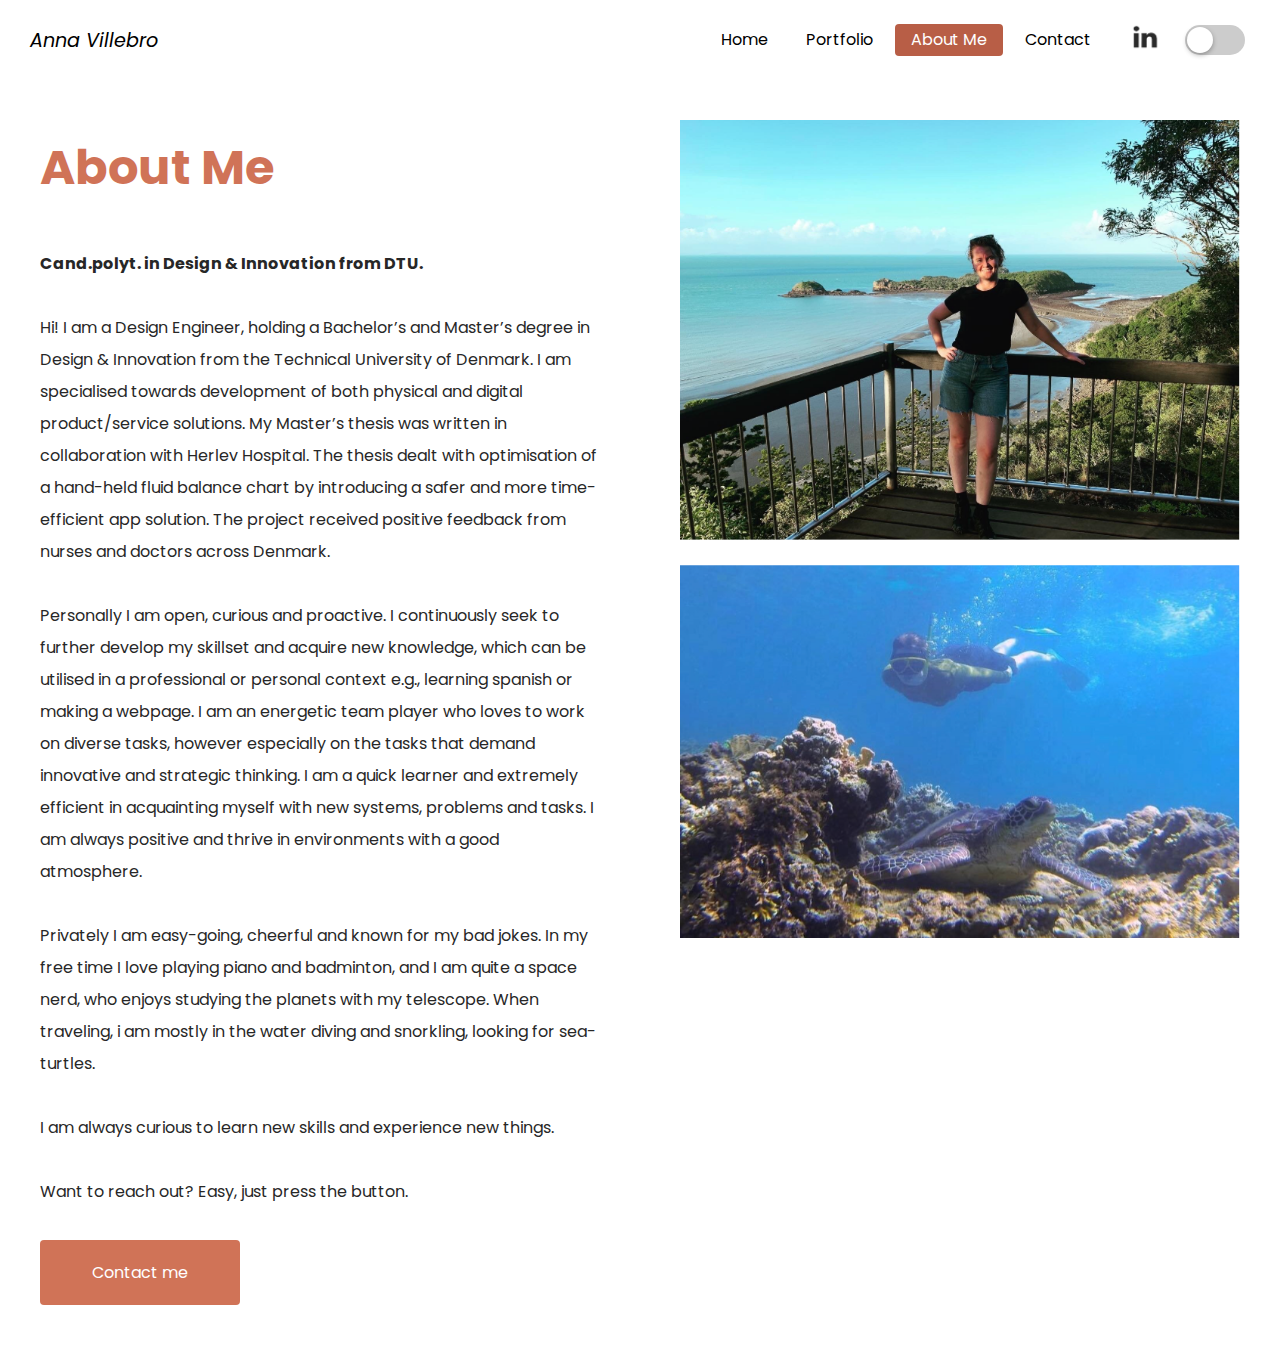
<file: about.html>
<!DOCTYPE html>
<html lang="en">
<head>
    <meta charset="UTF-8">
    <meta name="viewport" content="width=device-width, initial-scale=1.0">
    <title>Anna Villebro Portfolio</title>
    <link rel="stylesheet" href="./resources/index.css">
    <link rel="stylesheet" href="./resources/toggle.css">
    <link rel="stylesheet" href="./resources/burger-menu.css">
    <script src="main.js" defer></script>
</head>
<body>
    <nav class="navigation-white">
        <span id="logo-white"><a href="./index.html">Anna Villebro</a></span>
        
        <div class="burger-menu" id="burger-menu">
            <div></div>
            <div></div>
            <div></div>
        </div>
        
        <div class="nav-bar-white" id="nav-bar-white">
            <a href="./index.html">Home</a>
            <a href="./portfolio.html">Portfolio</a>
            <a href="./about.html" class="active">About Me</a>
            <a href="./contact.html">Contact</a>
            <a href="https://www.linkedin.com/in/anna-villebro-rasmussen-5a2095106/" target="_blank"><img id="linkedin" src="./resources/images/Link2.png" alt=""></a>
            
            <div class="toggle-container">
                <input type="checkbox" id="toggle-dark-mode" onclick="myFunction()">
                <label for="toggle-dark-mode" class="toggle-label"></label>
            </div>
        </div>


    </nav>

    <div class="container">
        <div class="info">
            <h2>About Me</h2>
            <br>

            <strong>Cand.polyt. in Design & Innovation from DTU. </strong>
            <br>

            <p>Hi! I am a Design Engineer, holding a Bachelor’s and Master’s degree in Design & Innovation from the Technical University of Denmark. I am specialised towards development of both physical and digital product/service solutions. My Master’s thesis was written in collaboration with Herlev Hospital. The thesis dealt with optimisation of a hand-held fluid balance chart by introducing a safer and more time-efficient app solution. The project received positive feedback from nurses and doctors across Denmark.</p>
            <br>
            <p>Personally I am open, curious and proactive. I continuously seek to further develop my skillset and acquire new knowledge, which can be utilised in a professional or personal context e.g., learning spanish or making a webpage. I am an energetic team player who loves to work on diverse tasks, however especially on the tasks that demand innovative and strategic thinking. I am a quick learner and extremely efficient in acquainting myself with new systems, problems and tasks. I am always positive and thrive in environments with a good atmosphere. </p>
            <br>
            <p>Privately I am easy-going, cheerful and known for my bad jokes. In my free time I love playing piano and badminton, and I am quite a space nerd, who enjoys studying the planets with my telescope. When traveling, i am mostly in the water diving and snorkling, looking for sea-turtles.</p>
            <br>
            <p>I am always curious to learn new skills and experience new things.</p>
            <br>
            <p>Want to reach out? Easy, just press the button.</p>
            <br>
            <button class="button"><a href="./contact.html">Contact me</a></button>
        </div>

        <div class="image-about">
            <img id="aboutme" src="./resources/images/Skærmbillede 2024-12-18 kl. 17.43.07.png" alt="">
        </div>

    </div>


</body>
</html>
</file>
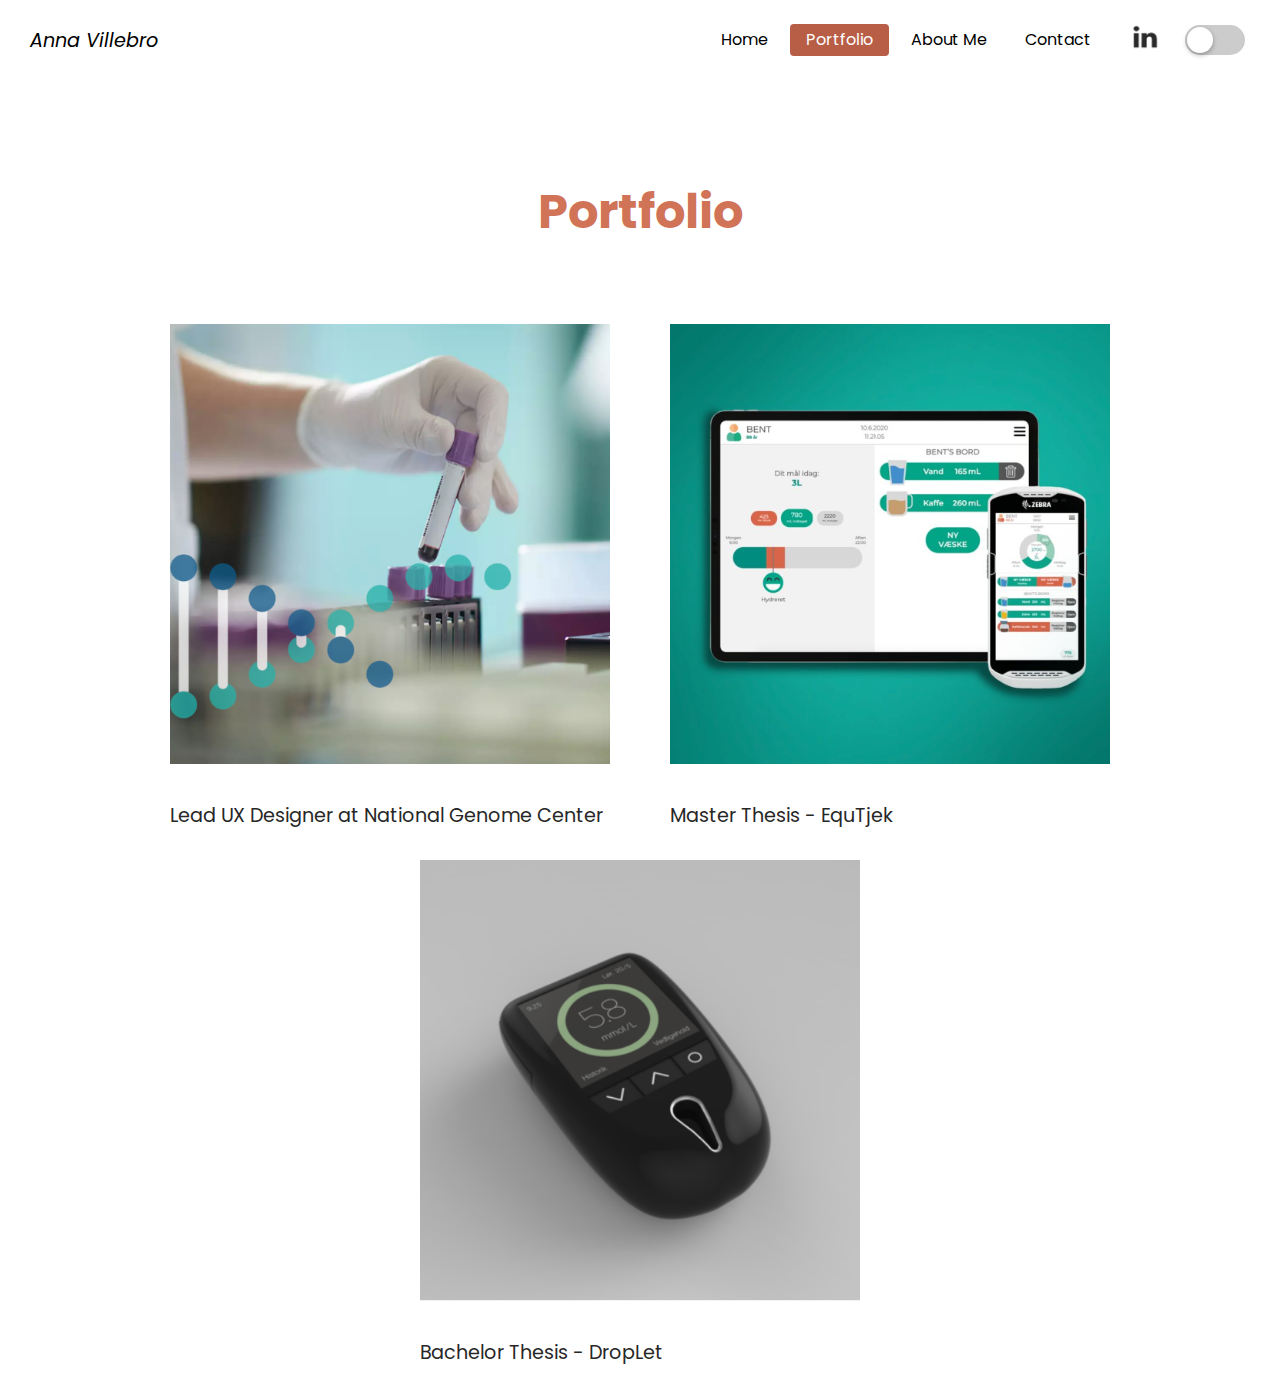
<file: portfolio.html>
<!DOCTYPE html>
<html lang="en">
<head>
    <meta charset="UTF-8">
    <meta name="viewport" content="width=device-width, initial-scale=1.0">
    <title>Anna Villebro Portfolio</title>
    <link rel="stylesheet" href="./resources/index.css">
    <link rel="stylesheet" href="./resources/toggle.css">
    <link rel="stylesheet" href="./resources/burger-menu.css">
    <script src="main.js" defer></script>
</head>
<body>
    <nav class="navigation-white">
        <span id="logo-white"><a href="./index.html">Anna Villebro</a></span>
        
        <div class="burger-menu" id="burger-menu">
            <div></div>
            <div></div>
            <div></div>
        </div>
        
        <div class="nav-bar-white" id="nav-bar-white">
            <a href="./index.html">Home</a>
            <a href="./portfolio.html" class="active">Portfolio</a>
            <a href="./about.html">About Me</a>
            <a href="./contact.html">Contact</a>
            <a href="https://www.linkedin.com/in/anna-villebro-rasmussen-5a2095106/" target="_blank"><img id="linkedin" src="./resources/images/Link2.png" alt=""></a>
            
            <!--<button id="button2" onclick="myFunction()">Toggle dark mode</button>-->
            <div class="toggle-container">
                <input type="checkbox" id="toggle-dark-mode" onclick="myFunction()">
                <label for="toggle-dark-mode" class="toggle-label"></label>
            </div>
        </div>

    

    </nav>

    
    <h2 class="portfolio">Portfolio</h2>

    <div class="image-banner">
        <figure>
            <img src="./resources/images/Skærmbillede 2024-12-18 kl. 16.55.14.png" alt="">
            <figcaption>Lead UX Designer at National Genome Center</figcaption>
        </figure>
        <figure>
            <img src="./resources/images/Skærmbillede 2024-12-18 kl. 16.55.22.png" alt="">
            <figcaption>Master Thesis - EquTjek</figcaption>
        </figure>
        <figure>
            <img src="./resources/images/Skærmbillede 2024-12-18 kl. 16.55.30.png" alt="">
            <figcaption>Bachelor Thesis - DropLet</figcaption>
        </figure>
    
    </div>




</body>
</html>
</file>
<file: resources/index.css>
@import url('https://fonts.googleapis.com/css2?family=Poppins:ital,wght@0,100;0,200;0,300;0,400;0,500;0,600;0,700;0,800;0,900;1,100;1,200;1,300;1,400;1,500;1,600;1,700;1,800;1,900&display=swap');

* {
    font-family:'Poppins', sans-serif;
    margin: 0;
    padding: 0;
    box-sizing: border-box;
    top: 0;
    left: 0;
}


/* General button style */
.button {
    display: inline-block;
    background-color: #D07357; /* Matching background color */
    color: white;
    font-size: 1em; /* Font size */
    font-weight: 400; /* Normal weight */
    text-align: center;
    padding: 20px 30px; /* Vertical and horizontal padding */
    border: none; /* No border */
    border-radius: 4px; /* Slight rounded corners */
    cursor: pointer; /* Pointer cursor on hover */
    transition: background-color 0.3s ease; /* Smooth hover effect */
    z-index: 2;
    
    max-width: 200px
}
.button a {
    color: #fff; /* White text color */
    text-decoration: none; /* Removes underline */
}

.button:hover {
    background-color: #b85e46; /* Slightly darker shade on hover */
}


h2 {
    font-size: 3em;
    font-weight: 700;
    color: #D07357;
}

/* NAVIGATION HERE - black*/

.nav-bar img {
    max-width: 2rem;
    margin-top: 6px;
}

.nav-bar a {
    text-decoration: none;
    color: inherit;
    padding: 0 1em;
    color: white;
    line-height: 2;
    margin: 0 3px;
}
.nav-bar a:hover {
    background-color: lightgray;
    border-radius: 4px;
    color: black;
}

.nav-bar {
    display: flex;
    align-items: center;
   
}

#logo a {
    font-weight: 400;
    font-size: 1.2em;
    font-style: italic;
    color: white;
    text-decoration: none;
}

.navigation {
    display: flex;
    height: 5em;
    justify-content: space-between;
    align-items: center;
    padding: 10px 30px;
    background-color: transparent;
    z-index: 2;
    position: relative;
   
}

.active {
    color: white !important; 
    background-color:#b85e46;
    border-radius: 4px;
}

/* NAVIGATION HERE - white*/

.nav-bar-white img {
    max-width: 2rem;
    margin-top: 6px;
}

.nav-bar-white a {
    text-decoration: none;
    color: inherit;
    padding: 0 1em;
    color: black;
    line-height: 2;
    margin: 0 3px;
    
}

.nav-bar-white a:hover {
    background-color: lightgray;
    border-radius: 4px;
    
}

.nav-bar-white {
    display: flex;
    align-items: center;
    
}

#logo-white a {
    font-weight: 400;
    font-size: 1.2em;
    font-style: italic;
    color: black;
    text-decoration: none;
}

.navigation-white {
    display: flex;
    height: 5em;
    justify-content: space-between;
    align-items: center;
    padding: 10px 30px;
    background-color: transparent;
    z-index: 2;
    position: relative;   
}



/* BANNER HERE*/

.banner {
    background-image: url(./images/Group\ 1.png);
    background-size: cover; /* Adjust the size of the image */
    background-repeat: no-repeat; /* Prevent the image from repeating */
    background-position: top; /* Position the image in the center */
    z-index: 0;
    height: 100vh;
    margin-top: -5em;
    position: relative;

    display: flex;
    align-items: center;
    justify-content: center;
    flex-direction: column;
}

/*Opacity effect*/
.banner::before {
    content: ''; /* Required for pseudo-elements */
    position: absolute; /* Ensures it covers the .banner */
    top: 0;
    left: 0;
    width: 100%;
    height: 100%;
    background-color: rgba(0, 0, 0, 0.3); /* Semi-transparent black overlay */
    z-index: 1; /* Layer it above the background image */
}

.banner h1 {
    font-size: 4em;
    position: relative; /* Ensure it's above the overlay */
    z-index: 2; /* Place text above the overlay */
    color: white; /* Ensure text is visible on dark overlay */
    line-height: 1;
}

.banner h3 {
    font-size: 1.5em;
    position: relative; /* Ensure it's above the overlay */
    z-index: 2; /* Place text above the overlay */
    color: white; /* Ensure text is visible on dark overlay */
    line-height: 2;
    font-weight: 300;
}


/* PORTFOLIO HERE*/
.image-banner {
    text-align: center;
    display: flex;
    justify-content: center;
    align-items: center;
    flex-wrap: wrap;
    padding: 30px;
    margin-top: 1em;
    width: auto;
}

.image-banner img {
    text-align: center;
    padding: 30px;
    width: 100%; /* Make the image fill the container */
    height: 100%;
    object-fit: cover; /* Ensures the image covers the container without distortion */
    transition: transform 0.3s ease; /* Smooth zoom effect */

}

figure {
    max-width: 500px;
}

.image-banner figure:hover {
    transform: scale(1.1); /* Zoom in by 10% */
}

figcaption {
    font-size: 1.2em;
    text-align: left;
    padding: 0px 30px;
}

.portfolio {
    margin-top: 2em;
    text-align: center;
    
}


/* ABOUT ME HERE*/

.container {
    display: flex;
    justify-content: space-evenly;
    align-items: top;
    flex-wrap: wrap;
}

.info {
    display: flex;
    flex-direction: column;
    
    text-align: left;
    max-width: 900px;
    min-width: 500px;
    width: 100%;
    text-align: left;
    padding: 40px;
    margin: 0 auto;
    line-height: 2;
    position: relative;
    flex: 1 1 500px;

}
.image-about {
    flex: 1 1 500px;
    max-width: 800px;
    padding: 40px;
    
}

.image-about img {
    width: 100%; /* Makes the image responsive */
    height: auto; /* Maintains aspect ratio */
    display: block; /* Remove spacing below the image */
}


/* CONTACT HERE*/

.contact-con {
    display: flex;
    justify-content: space-evenly;
    align-items: top;
    flex-wrap: wrap;
}

.text-contact {
    display: flex;
    flex-direction: column;
    
    text-align: left;
    max-width: 900px;
    min-width: 500px;
    width: 100%;
    text-align: left;
    padding: 40px;
    margin: 0 auto;
    line-height: 2;
    position: relative;
    flex: 1 1 500px;

}.text-contact h2 {
    line-height: 1.5;
}


.image-contact {
    flex: 1 1 500px;
    max-width: 800px;
    padding: 40px;
    
}

.image-contact img {
    width: 100%; /* Makes the image responsive */
    height: auto; /* Maintains aspect ratio */
    display: block; /* Remove spacing below the image */
}


/*FORM HERE*/

.form {
    width: 100%; /* Ensure the container takes up the desired width */
    max-width: 500px; /* Optional: set a max width for the container */
    margin: 10px 0; /* Add some spacing */
}
  
input,
textarea {
    width: 100%; /* Fill the container width */
    padding: 10px; /* Add padding for better usability */
    font-size: 16px; /* Optional: adjust font size */
    border: 1px solid #ccc; /* Optional: add a border */
    border-radius: 5px; /* Optional: round the corners */
}
  
textarea {
    height: 100px; /* Optional: define a height for the textarea */
}


/*DARK MODE*/
/* Default to light theme */
body {
    background-color: white;
    color: #272727;
}

/* Dark theme */
.dark-theme {
    background-color: #272727;
    color: white;
}

.dark-theme a {
    color: white !important;
}

/* Light theme*/
.light-theme {
    background-color: white;
    color: black;
}
</file>
<file: resources/toggle.css>
/* Container for the toggle */
.toggle-container {
    display: inline-block;
    position: relative;
    width: 60px;
    height: 30px;
    margin: 0 5px;
  }
  
  /* Hide the checkbox */
  .toggle-container input {
    display: none;
  }
  
  /* Style for the toggle background */
  .toggle-label {
    position: absolute;
    width: 100%;
    height: 100%;
    background-color: #ccc; /* Default light color */
    border-radius: 15px;
    cursor: pointer;
    transition: background-color 0.3s ease;
  }
  
  /* Style for the toggle knob */
  .toggle-label::after {
    content: '';
    position: absolute;
    width: 26px;
    height: 26px;
    background-color: white;
    border-radius: 50%;
    top: 2px;
    left: 2px;
    transition: transform 0.3s ease;
    box-shadow: 0 2px 5px rgba(0, 0, 0, 0.3);
  }
  
  /* Change the background and position of the knob when checked */
  .toggle-container input:checked + .toggle-label {
    background-color: #595959; /* Dark color */
  }
  
  .toggle-container input:checked + .toggle-label::after {
    transform: translateX(30px); /* Move the knob */
  }
</file>
<file: resources/burger-menu.css>
/* General Styles */
@import url('https://fonts.googleapis.com/css2?family=Poppins:ital,wght@0,100;0,200;0,300;0,400;0,500;0,600;0,700;0,800;0,900;1,100;1,200;1,300;1,400;1,500;1,600;1,700;1,800;1,900&display=swap');

body {
    font-family:'Poppins', sans-serif;
    margin: 0;
    padding: 0;
  }
  
  
  /* Navigation Bar */
  
  

  /* Burger Menu */
  .burger-menu {
    display: none;
    flex-direction: column;
    cursor: pointer;
  }
  
  .burger-menu div {
    width: 25px;
    height: 3px;
    background-color: currentColor;
    margin: 3px 0;
  }
  
  /* Responsive Styles */
  @media (max-width: 760px) {
    .nav-bar {
      display: none;
      flex-direction: column;
      position: absolute;
      top: 80px;
      right: 20px;
      left: auto;
      background-color: rgba(128, 128, 128, 0.5);
      padding: 10px;
      border-radius: 5px;
      z-index: 10;
      min-width: 200px;
      
    }

    .nav-bar a {
        margin: 10px;
    }

    .nav-bar-white {
        display: none;
        flex-direction: column;
        position: absolute;
        top: 80px;
        right: 20px;
        left: auto;
        background-color: rgba(128, 128, 128, 0.7);
        padding: 10px;
        border-radius: 5px;
        z-index: 10;
        min-width: 200px;  
        margin-bottom: 30px;
    }

    .nav-bar-white a {
        margin: 10px;
        color: white;

    }
  
    .nav-bar.show {
      display: flex; /* Show when burger menu is toggled */
    }

    .nav-bar-white.show {
        display: flex; /* Show when burger menu is toggled */
      }
  
    .burger-menu {
      display: flex;
      
    }
  }
</file>
